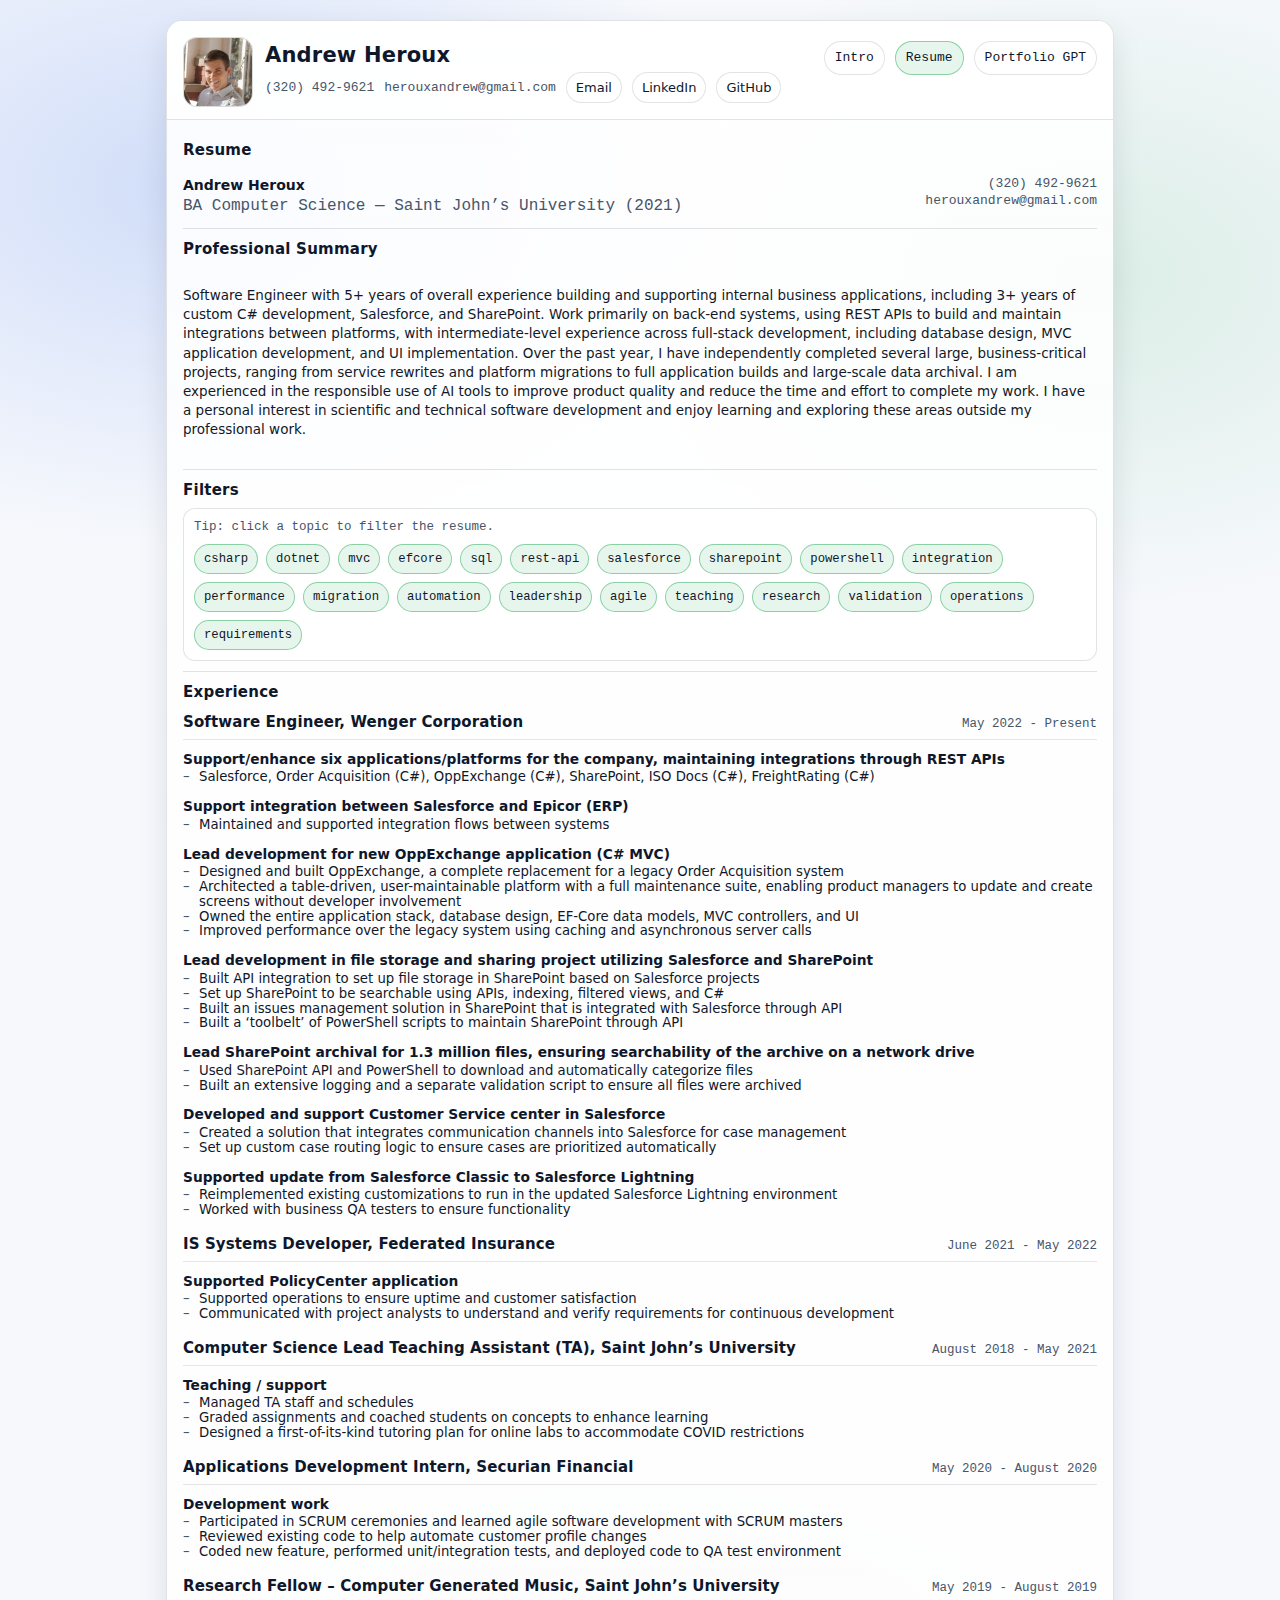
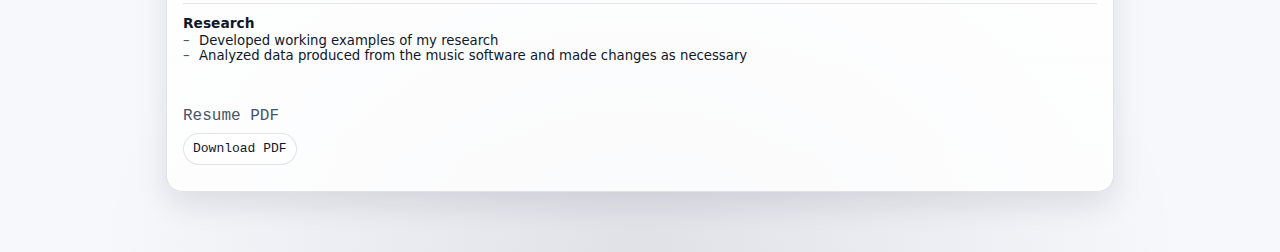
<file: resume.html>
<!doctype html>
<html lang="en">
<head>
  <meta charset="utf-8" />
  <meta name="viewport" content="width=device-width,initial-scale=1" />
  <title>Andrew Heroux — Resume</title>
  <meta name="description" content="Andrew Heroux — Resume with filters" />
  <link rel="stylesheet" href="assets/styles.css" />
</head>

<body>
  <div class="wrap">
    <div class="card">
      <header class="site-header">
        <div class="brand">
          <div class="photo" aria-label="Profile photo">
            <img src="assets/profile.jpeg" alt="Andrew Heroux"
                 onerror="this.remove(); this.parentElement.innerHTML = '<div class=&quot;placeholder&quot;>Photo goes here<br>(assets/profile.jpg)</div>';">
          </div>
          <div class="brand-text">
            <h1>Andrew Heroux</h1>
            <div class="sub">
              <span class="mono">(320) 492-9621</span>
              <span class="mono">herouxandrew@gmail.com</span>
              <a class="pill" href="mailto:herouxandrew@gmail.com">Email</a>
              <a class="pill" id="linkedinLink" href="#">LinkedIn</a>
              <a class="pill" id="githubLink" href="#">GitHub</a>
            </div>
          </div>
        </div>

        <nav class="nav">
          <a class="nav-link" href="index.html">Intro</a>
          <a class="nav-link is-active" href="resume.html">Resume</a>
          <a class="nav-link" id="interviewAgentLink" href="#" target="_blank" rel="noopener"> Portfolio GPT</a>
        </nav>
      </header>

      <main class="content">
        <section class="section">
          <div class="section-top">
            <h2>Resume</h2>
            
          </div>

          <div class="contact-row">
            <div class="contact-left">
              <div class="contact-name">Andrew Heroux</div>
              <div class="mono">BA Computer Science — Saint John’s University (2021)</div>
            </div>
            <div class="contact-right mono">
              (320) 492-9621<br>
              herouxandrew@gmail.com
            </div>
          </div>
        </section>

        <section class="section">
          <h2>Professional Summary</h2>
          <p class="summary">
Software Engineer with 5+ years of overall experience building and supporting internal business applications, including 3+ years of custom C# development, Salesforce, and SharePoint. Work primarily on back-end systems, using REST APIs to build and maintain integrations between platforms, with intermediate-level experience across full-stack development, including database design, MVC application development, and UI implementation. Over the past year, I have independently completed several large, business-critical projects, ranging from service rewrites and platform migrations to full application builds and large-scale data archival. I am experienced in the responsible use of AI tools to improve product quality and reduce the time and effort to complete my work. I have a personal interest in scientific and technical software development and enjoy learning and exploring these areas outside my professional work.
          </p>
        </section>

        <section class="section">
          <h2>Filters</h2>

          <div class="filter-wrap" role="region" aria-label="Resume filters">
            <p id="filterHint">Tip: click a topic to filter the resume.</p>

            <div id="filterBar" aria-label="Filter topics">
              <button class="filter-btn is-on" data-filter="csharp" type="button">csharp</button>
              <button class="filter-btn is-on" data-filter="dotnet" type="button">dotnet</button>
              <button class="filter-btn is-on" data-filter="mvc" type="button">mvc</button>
              <button class="filter-btn is-on" data-filter="efcore" type="button">efcore</button>
              <button class="filter-btn is-on" data-filter="sql" type="button">sql</button>
              <button class="filter-btn is-on" data-filter="rest-api" type="button">rest-api</button>
              <button class="filter-btn is-on" data-filter="salesforce" type="button">salesforce</button>
              <button class="filter-btn is-on" data-filter="sharepoint" type="button">sharepoint</button>
              <button class="filter-btn is-on" data-filter="powershell" type="button">powershell</button>
              <button class="filter-btn is-on" data-filter="integration" type="button">integration</button>
              <button class="filter-btn is-on" data-filter="performance" type="button">performance</button>
              <button class="filter-btn is-on" data-filter="migration" type="button">migration</button>
              <button class="filter-btn is-on" data-filter="automation" type="button">automation</button>
              <button class="filter-btn is-on" data-filter="leadership" type="button">leadership</button>
              <button class="filter-btn is-on" data-filter="agile" type="button">agile</button>
              <button class="filter-btn is-on" data-filter="teaching" type="button">teaching</button>
              <button class="filter-btn is-on" data-filter="research" type="button">research</button>
              <button class="filter-btn is-on" data-filter="validation" type="button">validation</button>
              <button class="filter-btn is-on" data-filter="operations" type="button">operations</button>
              <button class="filter-btn is-on" data-filter="requirements" type="button">requirements</button>
            </div>
          </div>
        </section>

        <section class="section">
          <h2>Experience</h2>

          <!-- =========================
               Wenger Corporation
               ========================= -->
          <div class="job" data-job>
            <div class="job-top">
              <div class="role">Software Engineer, Wenger Corporation</div>
              <div class="meta">May 2022 - Present</div>
            </div>

            <!-- Project 1 -->
            <div class="project" data-project>
              <div class="project-title">Support/enhance six applications/platforms for the company, maintaining integrations through REST APIs</div>
              <div class="lines">
                <div class="line" data-tags="salesforce csharp dotnet sharepoint integration rest-api">
                  Salesforce, Order Acquisition (C#), OppExchange (C#), SharePoint, ISO Docs (C#), FreightRating (C#)
                </div>
              </div>
            </div>

            <!-- Project 2 -->
            <div class="project" data-project>
              <div class="project-title">Support integration between Salesforce and Epicor (ERP)</div>
              <div class="lines">
                <div class="line" data-tags="integration rest-api salesforce">
                  Maintained and supported integration flows between systems
                </div>
              </div>
            </div>

            <!-- Project 3 -->
            <div class="project" data-project>
              <div class="project-title">Lead development for new OppExchange application (C# MVC)</div>
              <div class="lines">
                <div class="line" data-tags="csharp dotnet mvc">
                  Designed and built OppExchange, a complete replacement for a legacy Order Acquisition system
                </div>
                <div class="line" data-tags="automation leadership">
                  Architected a table-driven, user-maintainable platform with a full maintenance suite, enabling product managers to update and create screens without developer involvement
                </div>
                <div class="line" data-tags="sql efcore csharp mvc">
                  Owned the entire application stack, database design, EF-Core data models, MVC controllers, and UI
                </div>
                <div class="line" data-tags="performance">
                  Improved performance over the legacy system using caching and asynchronous server calls
                </div>
              </div>
            </div>

            <!-- Project 4 -->
            <div class="project" data-project>
              <div class="project-title">Lead development in file storage and sharing project utilizing Salesforce and SharePoint</div>
              <div class="lines">
                <div class="line" data-tags="salesforce sharepoint integration rest-api">
                  Built API integration to set up file storage in SharePoint based on Salesforce projects
                </div>
                <div class="line" data-tags="sharepoint rest-api csharp">
                  Set up SharePoint to be searchable using APIs, indexing, filtered views, and C#
                </div>
                <div class="line" data-tags="sharepoint salesforce integration rest-api">
                  Built an issues management solution in SharePoint that is integrated with Salesforce through API
                </div>
                <div class="line" data-tags="powershell automation sharepoint rest-api">
                  Built a ‘toolbelt’ of PowerShell scripts to maintain SharePoint through API
                </div>
              </div>
            </div>

            <!-- Project 5 -->
            <div class="project" data-project>
              <div class="project-title">Lead SharePoint archival for 1.3 million files, ensuring searchability of the archive on a network drive</div>
              <div class="lines">
                <div class="line" data-tags="sharepoint powershell automation">
                  Used SharePoint API and PowerShell to download and automatically categorize files
                </div>
                <div class="line" data-tags="automation validation">
                  Built an extensive logging and a separate validation script to ensure all files were archived
                </div>
              </div>
            </div>

            <!-- Project 6 -->
            <div class="project" data-project>
              <div class="project-title">Developed and support Customer Service center in Salesforce</div>
              <div class="lines">
                <div class="line" data-tags="salesforce integration">
                  Created a solution that integrates communication channels into Salesforce for case management
                </div>
                <div class="line" data-tags="salesforce automation">
                  Set up custom case routing logic to ensure cases are prioritized automatically
                </div>
              </div>
            </div>

            <!-- Project 7 -->
            <div class="project" data-project>
              <div class="project-title">Supported update from Salesforce Classic to Salesforce Lightning</div>
              <div class="lines">
                <div class="line" data-tags="salesforce migration">
                  Reimplemented existing customizations to run in the updated Salesforce Lightning environment
                </div>
                <div class="line" data-tags="salesforce migration">
                  Worked with business QA testers to ensure functionality
                </div>
              </div>
            </div>
          </div>

          <!-- =========================
               Federated Insurance
               ========================= -->
          <div class="job" data-job>
            <div class="job-top">
              <div class="role">IS Systems Developer, Federated Insurance</div>
              <div class="meta">June 2021 - May 2022</div>
            </div>

            <div class="project" data-project>
              <div class="project-title">Supported PolicyCenter application</div>
              <div class="lines">
                <div class="line" data-tags="operations">
                  Supported operations to ensure uptime and customer satisfaction
                </div>
                <div class="line" data-tags="agile requirements">
                  Communicated with project analysts to understand and verify requirements for continuous development
                </div>
              </div>
            </div>
          </div>

          <!-- =========================
               Saint John’s University (Lead TA)
               ========================= -->
          <div class="job" data-job>
            <div class="job-top">
              <div class="role">Computer Science Lead Teaching Assistant (TA), Saint John’s University</div>
              <div class="meta">August 2018 - May 2021</div>
            </div>

            <div class="project" data-project>
              <div class="project-title">Teaching / support</div>
              <div class="lines">
                <div class="line" data-tags="leadership teaching">
                  Managed TA staff and schedules
                </div>
                <div class="line" data-tags="teaching">
                  Graded assignments and coached students on concepts to enhance learning
                </div>
                <div class="line" data-tags="teaching leadership">
                  Designed a first-of-its-kind tutoring plan for online labs to accommodate COVID restrictions
                </div>
              </div>
            </div>
          </div>

          <!-- =========================
               Securian Financial (Intern)
               ========================= -->
          <div class="job" data-job>
            <div class="job-top">
              <div class="role">Applications Development Intern, Securian Financial</div>
              <div class="meta">May 2020 - August 2020</div>
            </div>

            <div class="project" data-project>
              <div class="project-title">Development work</div>
              <div class="lines">
                <div class="line" data-tags="agile">
                  Participated in SCRUM ceremonies and learned agile software development with SCRUM masters
                </div>
                <div class="line" data-tags="automation">
                  Reviewed existing code to help automate customer profile changes
                </div>
                <div class="line" data-tags="automation">
                  Coded new feature, performed unit/integration tests, and deployed code to QA test environment
                </div>
              </div>
            </div>
          </div>

          <!-- =========================
               Saint John’s University (Research)
               ========================= -->
          <div class="job" data-job>
            <div class="job-top">
              <div class="role">Research Fellow – Computer Generated Music, Saint John’s University</div>
              <div class="meta">May 2019 - August 2019</div>
            </div>

            <div class="project" data-project>
              <div class="project-title">Research</div>
              <div class="lines">
                <div class="line" data-tags="research">
                  Developed working examples of my research
                </div>
                <div class="line" data-tags="research">
                  Analyzed data produced from the music software and made changes as necessary
                </div>
              </div>
            </div>
          </div>

          <!-- Extra spacing requested -->
            <div style="height: 20px;"></div>

            <!-- PDF download at bottom of the page area (still within card) -->
            <div class="panel" style="margin-top: 6px;">
              <div class="panel-title mono">Resume PDF</div>
              <div class="mono" style="margin-top: 6px;">
                <a class="pill" href="assets/Resume.pdf" download>Download PDF</a>
              </div>
            </div>
          </div>

        </section>
      </main>
    </div>
  </div>



  <script src="assets/app.js"></script>
</body>
</html>
</file>
<file: assets/styles.css>
:root{
  --bg: #f6f8fc;
  --text: #0f172a;
  --muted:#475569;
  --border: rgba(15,23,42,.12);
  --shadow: 0 12px 30px rgba(15,23,42,.10);
  --radius: 16px;
  --radius2: 12px;
  --maxw: 980px;
  --mono: ui-monospace, SFMono-Regular, Menlo, Monaco, Consolas, "Liberation Mono", "Courier New", monospace;
  --sans: system-ui, -apple-system, Segoe UI, Roboto, Helvetica, Arial, "Apple Color Emoji", "Segoe UI Emoji";
  --accent: #2563eb;
  --accent2:#16a34a;
}

*{ box-sizing:border-box; }

body{
  margin:0;
  font-family: var(--sans);
  background:
    radial-gradient(900px 600px at 15% 10%, rgba(37,99,235,.18), transparent 60%),
    radial-gradient(800px 550px at 85% 15%, rgba(22,163,74,.12), transparent 60%),
    radial-gradient(900px 650px at 50% 100%, rgba(15,23,42,.10), transparent 60%),
    var(--bg);
  color: var(--text);
  line-height: 1.35;
}

.wrap{ max-width: var(--maxw); margin: 20px auto; padding: 0 16px 40px; }

.card{
  background: linear-gradient(180deg, rgba(255,255,255,.90), rgba(255,255,255,.82));
  border: 1px solid var(--border);
  border-radius: var(--radius);
  box-shadow: var(--shadow);
  overflow:hidden;
}

a{ color: var(--accent); text-decoration:none; }
a:hover{ text-decoration: underline; }

.mono{ font-family: var(--mono); color: var(--muted); }
.footer{ margin-top: 12px; text-align:center; opacity:.9; }

.site-header{
  padding: 16px 16px 12px;
  display:flex;
  gap: 14px;
  justify-content: space-between;
  align-items: flex-start;
  border-bottom: 1px solid var(--border);
  background: rgba(255,255,255,.70);
}

.brand{ display:flex; gap: 12px; align-items:center; min-width: 0; }
.brand-text{ min-width: 0; }
h1{ margin:0 0 3px; font-size: 21px; letter-spacing:.2px; }

.sub{
  display:flex;
  flex-wrap:wrap;
  gap: 8px 10px;
  align-items:center;
  font-size: 13px;
}
.sub span{ white-space:nowrap; }

.photo{
  width: 70px;
  height: 70px;
  border-radius: 14px;
  border: 1px solid var(--border);
  background: rgba(15,23,42,.04);
  display:flex;
  align-items:center;
  justify-content:center;
  overflow:hidden;
  flex: 0 0 auto;
}
.photo img{ width:100%; height:100%; object-fit: cover; display:block; }
.photo .placeholder{
  font-family: var(--mono);
  font-size: 12px;
  color: var(--muted);
  padding: 10px;
  text-align:center;
}

.nav{ display:flex; gap: 10px; padding-top: 4px; }
.nav-link{
  font-family: var(--mono);
  font-size: 13px;
  padding: 7px 10px;
  border-radius: 999px;
  border: 1px solid var(--border);
  background: rgba(255,255,255,.60);
  color: var(--text);
}
.nav-link.is-active{
  border-color: rgba(22,163,74,.45);
  background: rgba(22,163,74,.10);
}

.content{ padding: 16px; }

.pill{
  display:inline-flex;
  gap: 8px;
  align-items:center;
  padding: 6px 9px;
  border: 1px solid var(--border);
  border-radius: 999px;
  background: rgba(255,255,255,.70);
  color: var(--text);
  font-size: 13px;
}
.pill:hover{ text-decoration:none; border-color: rgba(37,99,235,.35); }

.section{
  padding: 10px 0;
  border-top: 1px solid var(--border);
}
.section:first-of-type{ border-top: 0; padding-top: 4px; }

.section h2{
  margin:0 0 8px;
  font-size: 15px;
  letter-spacing:.25px;
}
.section-top{
  display:flex;
  justify-content: space-between;
  align-items:center;
  gap:12px;
  margin-bottom: 4px;
}

.summary{
  margin:0;
  color:#111827;
  white-space: pre-wrap;
  font-size: 13.5px;
  line-height: 1.42;
}

.btn{
  display:inline-flex;
  align-items:center;
  justify-content:center;
  padding: 9px 11px;
  border-radius: 12px;
  border: 1px solid rgba(37,99,235,.35);
  background: rgba(37,99,235,.08);
  color: var(--text);
  font-family: var(--mono);
  font-size: 13px;
}
.btn:hover{ text-decoration:none; border-color: rgba(37,99,235,.55); }

.btn-ghost{
  border-color: var(--border);
  background: rgba(255,255,255,.60);
}
.btn-ghost:hover{ border-color: rgba(37,99,235,.35); }

/* Contact row */
.contact-row{
  display:flex;
  justify-content: space-between;
  gap: 12px;
  padding-top: 4px;
}
.contact-name{
  font-weight: 700;
  font-size: 14px;
  margin-bottom: 1px;
}
.contact-right{
  text-align: right;
  font-size: 13px;
  line-height: 1.3;
}

/* Filter UI */
.filter-wrap{
  border-radius: var(--radius2);
  border: 1px solid var(--border);
  background: rgba(255,255,255,.70);
  padding: 10px;
}
#filterHint{
  margin: 0 0 8px;
  font-size: 12.5px;
  font-family: var(--mono);
  color: var(--muted);
}
#filterBar{
  display:flex;
  gap: 8px;
  flex-wrap: wrap;
  align-items:center;
}
.filter-btn{
  font-family: var(--mono);
  font-size: 12.25px;
  padding: 7px 9px;
  border-radius: 999px;
  border: 1px solid var(--border);
  background: rgba(255,255,255,.60);
  color: var(--text);
  cursor:pointer;
  user-select:none;
}
.filter-btn:hover{ border-color: rgba(37,99,235,.35); }
.filter-btn.is-on{
  border-color: rgba(22,163,74,.45);
  background: rgba(22,163,74,.10);
}
.filter-btn.is-off{ opacity: .55; }

/* =========================
   Experience Hierarchy
   ========================= */

.job{
  margin: 10px 0 16px;
}
.job.is-hidden{ display:none; }

/* Position header more distinct */
.job-top{
  display:flex;
  justify-content: space-between;
  gap: 12px;
  align-items: baseline;
  margin: 0 0 10px;         /* space before first project */
  padding-bottom: 6px;
  border-bottom: 1px solid rgba(15,23,42,.10);
}

.role{
  font-weight: 750;
  font-size: 15px;
  letter-spacing: .1px;
}

.meta{
  font-family: var(--mono);
  font-size: 12.5px;
  color: var(--muted);
}

/* Project titles */
.project{
  margin: 10px 0 12px;
}
.project.is-hidden{ display:none; }

.project-title{
  font-size: 13.75px;
  font-weight: 650;
  margin: 0 0 2px;
}

/* Lines: tight stacking, dash + text aligned, and FIX for HTML indentation whitespace */
.lines{
  margin: 0;
}

/*
  IMPORTANT FIX:
  white-space must be NORMAL so the HTML indentation/newlines inside <div class="line">...</div>
  do not get preserved. This is why you were seeing dash on one line and text shifted right.
*/
.line{
  display: grid;
  grid-template-columns: 10px 1fr; /* dash + text column */
  column-gap: 6px;
  align-items: start;

  font-size: 13.25px;
  line-height: 1.12;
  margin: 0;
  padding: 0;

  white-space: normal;      /* <-- critical fix */
  overflow-wrap: anywhere;  /* safe wrapping */
}

.line::before{
  content: "–";
  color: var(--muted);
  justify-self: start;
}

/* Hide true empty lines */
.line:empty{ display:none; }

/* Filtering */
.line.is-hidden{ display:none; }

/* subtle highlight without shifting layout */
.line.is-match{
  background: rgba(37,99,235,.05);
  border-radius: 6px;
  padding: 1px 4px;
}

/* Responsive */
@media (max-width: 820px){
  .site-header{ align-items: flex-start; }
  .contact-row{ flex-direction: column; }
  .contact-right{ text-align: left; }
  .job-top{ gap: 8px; }
}
</file>
